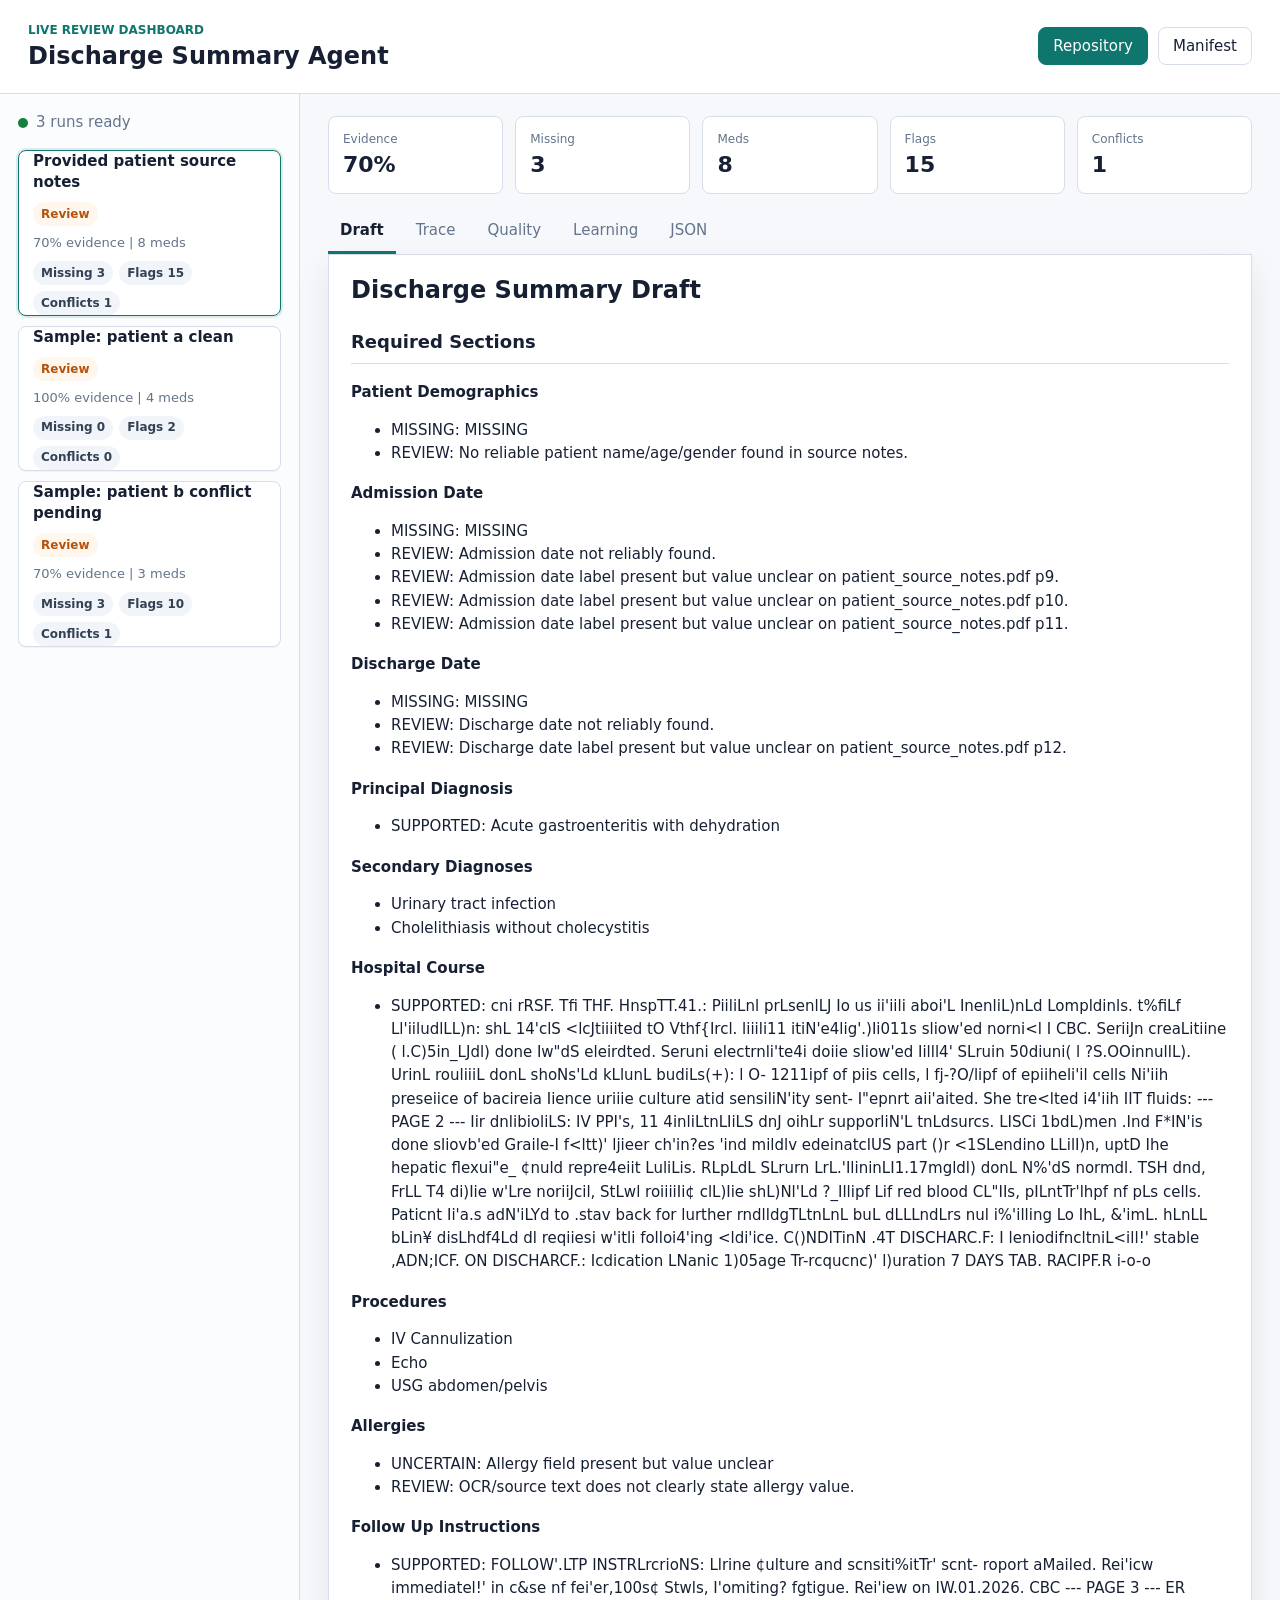
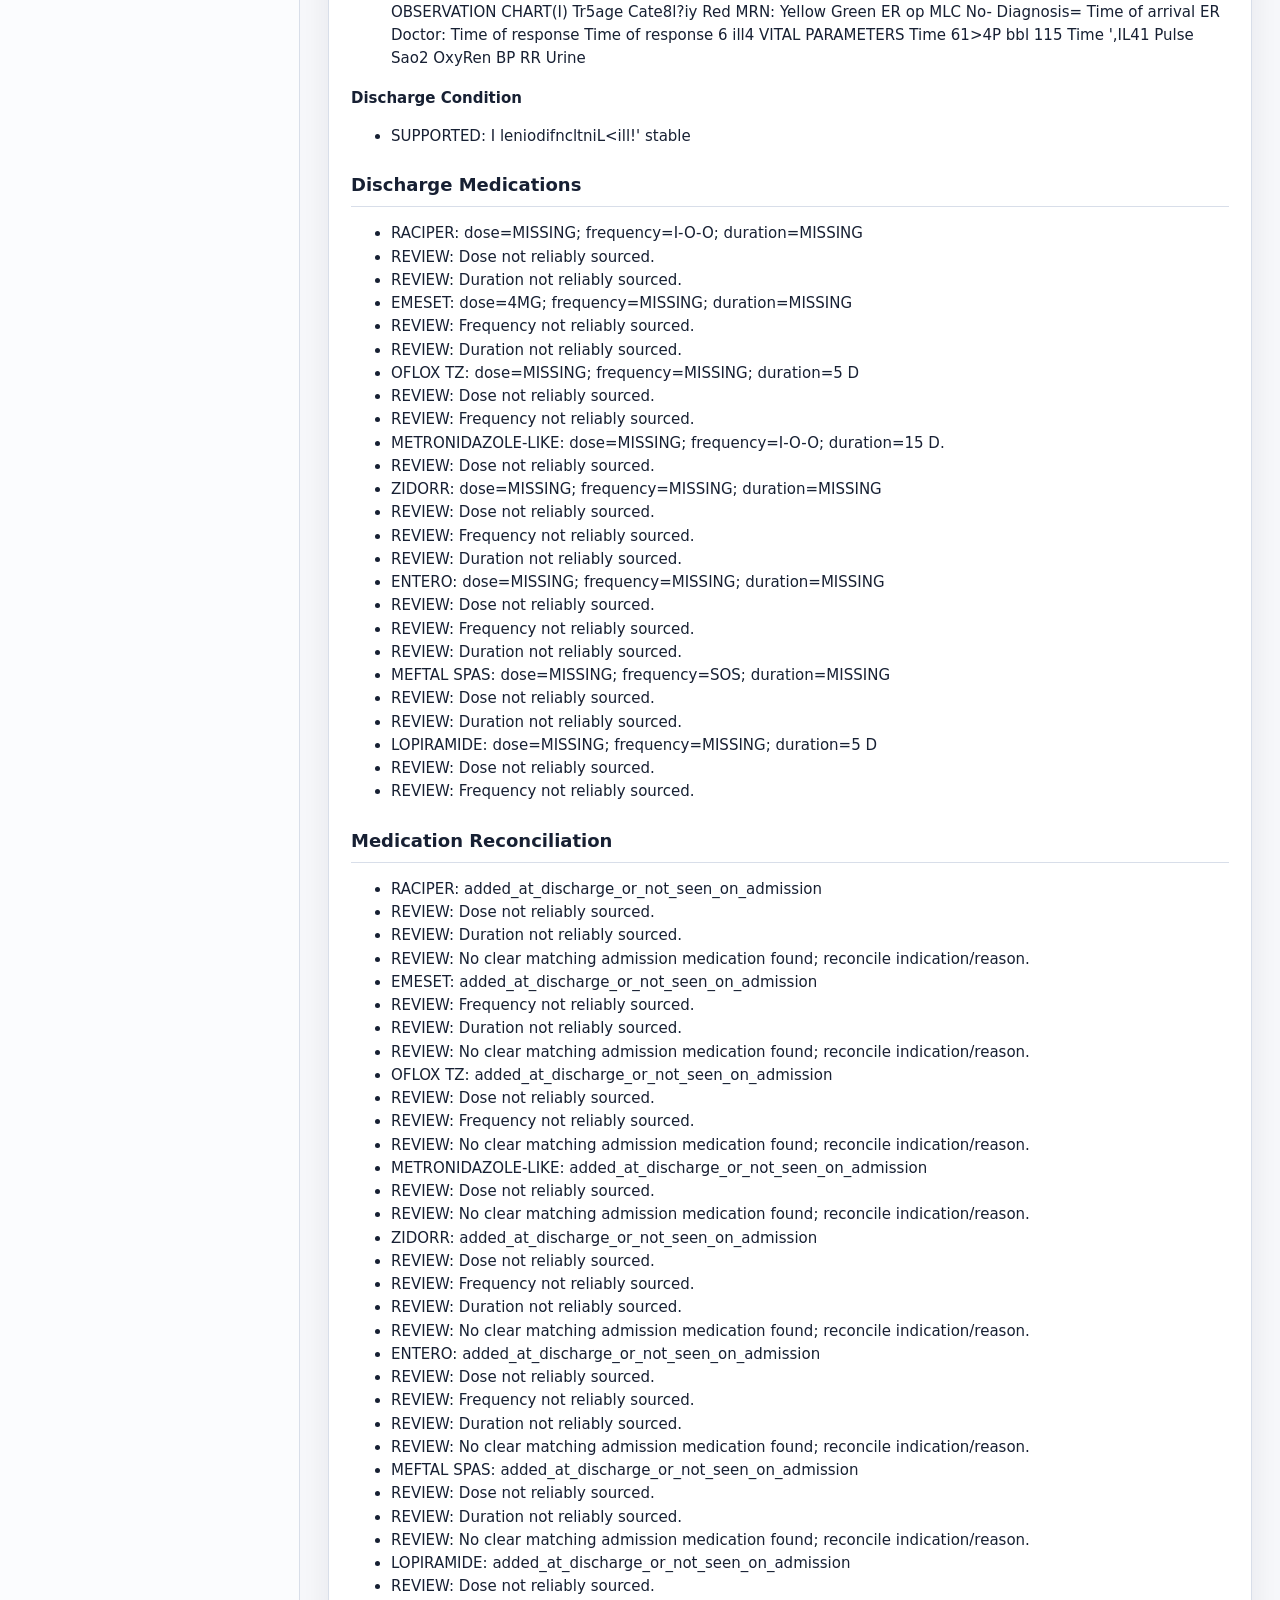
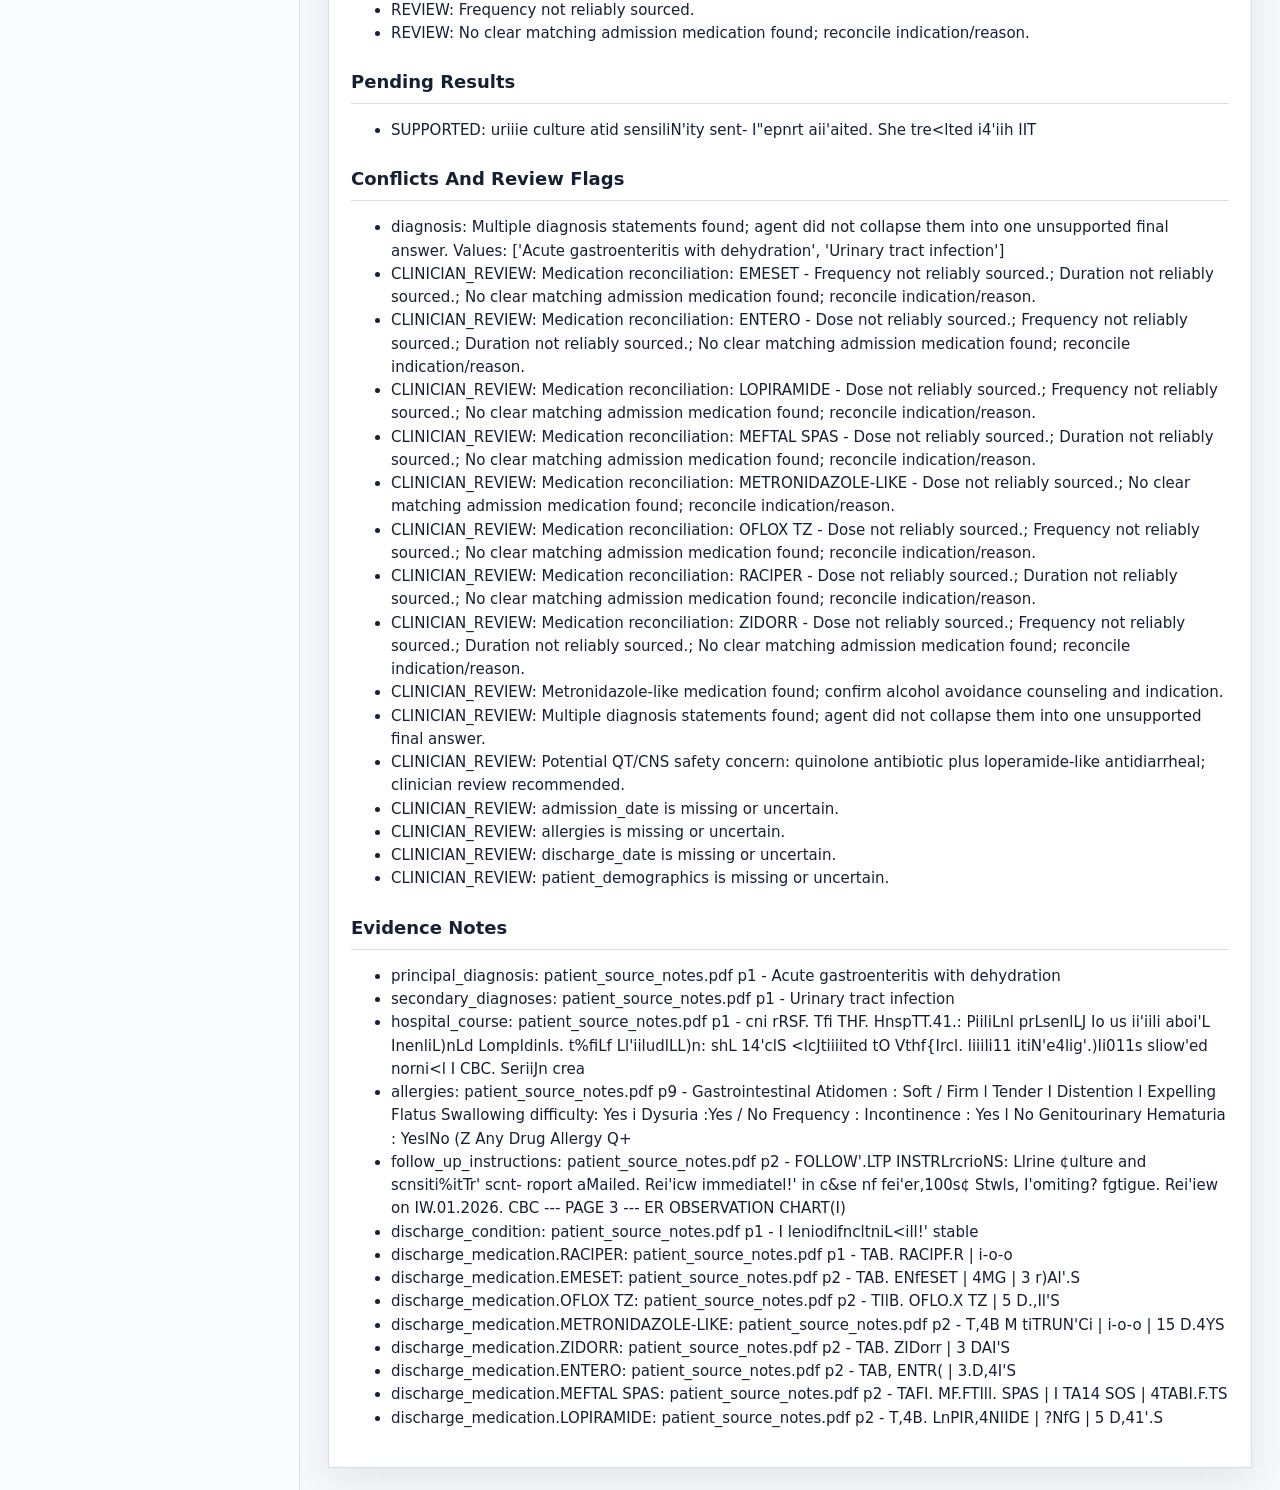
<file: index.html>
<!doctype html>
<html lang="en">
  <head>
    <meta charset="utf-8" />
    <meta name="viewport" content="width=device-width, initial-scale=1" />
    <title>Discharge Summary Agent Dashboard</title>
    <link rel="icon" href="./favicon.svg" type="image/svg+xml" />
    <link rel="stylesheet" href="./styles.css" />
  </head>
  <body>
    <div class="app-shell">
      <header class="topbar">
        <div>
          <p class="eyebrow">Live Review Dashboard</p>
          <h1>Discharge Summary Agent</h1>
        </div>
        <div class="toolbar" aria-label="Project links">
          <a class="button-link primary" href="https://github.com/yashdhanani/Discharge-Summary-Agent" target="_blank" rel="noreferrer">
            Repository
          </a>
          <a class="button-link" href="./data/manifest.json" target="_blank" rel="noreferrer">
            Manifest
          </a>
        </div>
      </header>

      <main class="workspace">
        <aside class="sidebar" aria-label="Runs">
          <div class="status-row">
            <span id="healthDot" class="dot"></span>
            <span id="healthText">Loading review data</span>
          </div>
          <div id="runList" class="run-list"></div>
        </aside>

        <section class="main-panel">
          <div class="summary-bar">
            <div>
              <span class="metric-label">Evidence</span>
              <strong id="metricEvidence">--</strong>
            </div>
            <div>
              <span class="metric-label">Missing</span>
              <strong id="metricMissing">--</strong>
            </div>
            <div>
              <span class="metric-label">Meds</span>
              <strong id="metricMeds">--</strong>
            </div>
            <div>
              <span class="metric-label">Flags</span>
              <strong id="metricFlags">--</strong>
            </div>
            <div>
              <span class="metric-label">Conflicts</span>
              <strong id="metricConflicts">--</strong>
            </div>
          </div>

          <nav class="tabs" aria-label="Artifacts" role="tablist">
            <button class="tab active" data-tab="draft" type="button" role="tab" aria-selected="true">Draft</button>
            <button class="tab" data-tab="trace" type="button" role="tab" aria-selected="false">Trace</button>
            <button class="tab" data-tab="quality" type="button" role="tab" aria-selected="false">Quality</button>
            <button class="tab" data-tab="learning" type="button" role="tab" aria-selected="false">Learning</button>
            <button class="tab" data-tab="structured" type="button" role="tab" aria-selected="false">JSON</button>
          </nav>

          <section id="content" class="content" aria-live="polite" role="tabpanel"></section>
        </section>
      </main>
    </div>

    <div id="toast" class="toast" role="status"></div>
    <script src="./app.js"></script>
  </body>
</html>
</file>
<file: styles.css>
:root {
  --bg: #f7f8fb;
  --panel: #ffffff;
  --panel-2: #f1f5f9;
  --text: #172033;
  --muted: #64748b;
  --line: #d8dee9;
  --accent: #0f766e;
  --accent-2: #1d4ed8;
  --danger: #b42318;
  --warn: #b45309;
  --ok: #15803d;
  --shadow: 0 12px 32px rgba(15, 23, 42, 0.08);
}

* {
  box-sizing: border-box;
}

body {
  margin: 0;
  min-height: 100vh;
  background: var(--bg);
  color: var(--text);
  font-family: Inter, ui-sans-serif, system-ui, -apple-system, BlinkMacSystemFont, "Segoe UI", sans-serif;
  font-size: 15px;
  line-height: 1.45;
}

button,
select,
.button-link {
  font: inherit;
}

.app-shell {
  min-height: 100vh;
  display: flex;
  flex-direction: column;
}

.topbar {
  display: flex;
  align-items: center;
  justify-content: space-between;
  gap: 20px;
  padding: 22px 28px;
  border-bottom: 1px solid var(--line);
  background: var(--panel);
}

.eyebrow {
  margin: 0 0 4px;
  color: var(--accent);
  font-size: 12px;
  font-weight: 700;
  text-transform: uppercase;
}

h1 {
  margin: 0;
  font-size: 24px;
  line-height: 1.15;
  letter-spacing: 0;
}

.toolbar {
  display: flex;
  align-items: center;
  gap: 10px;
  flex-wrap: wrap;
}

button,
.button-link {
  height: 38px;
  border: 1px solid var(--line);
  border-radius: 8px;
  padding: 0 14px;
  background: var(--panel);
  color: var(--text);
  cursor: pointer;
  display: inline-flex;
  align-items: center;
  gap: 8px;
  white-space: nowrap;
  transition: border-color 140ms ease, background 140ms ease, box-shadow 140ms ease, transform 140ms ease;
  text-decoration: none;
}

button:hover,
.button-link:hover {
  border-color: #94a3b8;
}

button:focus-visible,
.button-link:focus-visible {
  outline: 3px solid rgba(29, 78, 216, 0.24);
  outline-offset: 2px;
}

button:disabled {
  cursor: progress;
  opacity: 0.64;
}

button.primary,
.button-link.primary {
  background: var(--accent);
  border-color: var(--accent);
  color: #ffffff;
}

button.primary:hover,
.button-link.primary:hover {
  background: #0d645d;
}

.icon-button {
  width: 38px;
  padding: 0;
  justify-content: center;
}

.workspace {
  display: grid;
  grid-template-columns: 300px minmax(0, 1fr);
  gap: 0;
  flex: 1;
  min-height: 0;
}

.sidebar {
  border-right: 1px solid var(--line);
  background: #fbfcfe;
  padding: 18px;
  overflow: auto;
}

.status-row {
  display: flex;
  align-items: center;
  gap: 8px;
  color: var(--muted);
  margin-bottom: 16px;
}

.dot {
  width: 10px;
  height: 10px;
  border-radius: 50%;
  background: var(--warn);
}

.dot.ok {
  background: var(--ok);
}

.run-list {
  display: grid;
  gap: 10px;
}

.run-item {
  width: 100%;
  min-height: 112px;
  height: auto;
  display: grid;
  justify-items: start;
  align-content: center;
  gap: 8px;
  text-align: left;
  background: var(--panel);
  box-shadow: 0 1px 0 rgba(15, 23, 42, 0.04);
  white-space: normal;
}

.run-item.active {
  border-color: var(--accent);
  box-shadow: 0 0 0 2px rgba(15, 118, 110, 0.12);
}

.run-title {
  font-weight: 700;
  min-width: 0;
  overflow-wrap: anywhere;
}

.run-sub {
  color: var(--muted);
  font-size: 13px;
}

.run-row {
  display: flex;
  align-items: flex-start;
  justify-content: space-between;
  gap: 8px;
  width: 100%;
  min-width: 0;
  flex-wrap: wrap;
}

.run-chips,
.pill-list {
  display: flex;
  flex-wrap: wrap;
  gap: 6px;
}

.mini-chip,
.field-pill,
.status-pill {
  display: inline-flex;
  align-items: center;
  min-height: 24px;
  border-radius: 999px;
  padding: 3px 8px;
  font-size: 12px;
  font-weight: 700;
  line-height: 1.2;
  overflow-wrap: anywhere;
  white-space: normal;
}

.status-pill {
  flex: 0 0 auto;
}

.mini-chip,
.field-pill {
  background: var(--panel-2);
  color: #334155;
}

.status-pill.review {
  background: #fff7ed;
  color: var(--warn);
}

.status-pill.clean {
  background: #ecfdf3;
  color: var(--ok);
}

.main-panel {
  padding: 22px 28px;
  min-width: 0;
  overflow: auto;
}

.summary-bar {
  display: grid;
  grid-template-columns: repeat(5, minmax(120px, 1fr));
  gap: 12px;
  margin-bottom: 16px;
}

.summary-bar > div {
  background: var(--panel);
  border: 1px solid var(--line);
  border-radius: 8px;
  padding: 14px;
}

.metric-label {
  display: block;
  color: var(--muted);
  font-size: 12px;
  margin-bottom: 6px;
}

.summary-bar strong {
  font-size: 22px;
  line-height: 1;
}

.tabs {
  display: flex;
  gap: 8px;
  border-bottom: 1px solid var(--line);
  margin-bottom: 0;
  overflow-x: auto;
}

.tab {
  border: 0;
  border-radius: 0;
  background: transparent;
  color: var(--muted);
  padding: 0 12px;
  height: 44px;
  border-bottom: 3px solid transparent;
}

.tab.active {
  color: var(--text);
  border-bottom-color: var(--accent);
  font-weight: 700;
}

.tab:focus-visible {
  outline-offset: -3px;
}

.content {
  background: var(--panel);
  border: 1px solid var(--line);
  border-top: 0;
  min-height: 560px;
  min-width: 0;
  padding: 22px;
  box-shadow: var(--shadow);
  overflow: auto;
}

.empty-state {
  display: grid;
  place-items: center;
  min-height: 360px;
  color: var(--muted);
  text-align: center;
  padding: 24px;
}

.empty-state.compact {
  min-height: 112px;
  border: 1px dashed var(--line);
  border-radius: 8px;
  background: var(--panel);
}

.empty-state.error {
  color: var(--danger);
  background: #fff7f5;
}

.markdown {
  max-width: 1120px;
  min-width: 0;
}

.markdown h1,
.markdown h2,
.markdown h3 {
  letter-spacing: 0;
}

.markdown h1 {
  font-size: 24px;
  margin: 0 0 16px;
}

.markdown h2 {
  font-size: 18px;
  margin: 24px 0 10px;
  border-bottom: 1px solid var(--line);
  padding-bottom: 8px;
}

.markdown h3 {
  font-size: 15px;
  margin: 18px 0 8px;
}

.markdown p,
.markdown li {
  line-height: 1.55;
}

.markdown code,
pre {
  font-family: ui-monospace, SFMono-Regular, Menlo, Monaco, Consolas, "Liberation Mono", monospace;
}

pre {
  max-width: 100%;
  min-width: 0;
  white-space: pre-wrap;
  overflow-wrap: anywhere;
  background: #101828;
  color: #f8fafc;
  padding: 16px;
  border-radius: 8px;
  overflow: auto;
}

.trace-list {
  display: grid;
  gap: 14px;
  min-width: 0;
}

.trace-step {
  border: 1px solid var(--line);
  border-radius: 8px;
  padding: 0;
  background: #fbfcfe;
  min-width: 0;
  overflow-wrap: anywhere;
  display: grid;
  grid-template-columns: 54px minmax(0, 1fr);
  overflow: hidden;
}

.trace-index {
  display: grid;
  place-items: start center;
  padding-top: 16px;
  background: #eef6f5;
  color: var(--accent);
  font-weight: 800;
}

.trace-body {
  padding: 14px;
  min-width: 0;
}

.trace-head {
  display: flex;
  align-items: flex-start;
  flex-wrap: wrap;
  justify-content: space-between;
  gap: 12px;
  margin-bottom: 8px;
  min-width: 0;
}

.trace-label {
  display: block;
  color: var(--muted);
  font-size: 12px;
  font-weight: 700;
  margin-bottom: 2px;
  text-transform: uppercase;
}

.badge {
  display: inline-flex;
  align-items: center;
  border-radius: 999px;
  background: var(--panel-2);
  color: var(--text);
  padding: 4px 8px;
  font-size: 12px;
  font-weight: 700;
  max-width: 100%;
  white-space: normal;
  overflow-wrap: anywhere;
}

.badge.warn {
  background: #fff7ed;
  color: var(--warn);
}

.badge.ok {
  background: #ecfdf3;
  color: var(--ok);
}

.quality-grid {
  display: grid;
  grid-template-columns: repeat(2, minmax(0, 1fr));
  gap: 14px;
}

.quality-block {
  border: 1px solid var(--line);
  border-radius: 8px;
  padding: 16px;
  background: #fbfcfe;
  min-width: 0;
}

.quality-block h3 {
  margin: 0 0 10px;
  font-size: 15px;
}

.quality-block p {
  display: flex;
  justify-content: space-between;
  gap: 12px;
  margin: 8px 0;
  color: var(--muted);
}

.quality-block p strong {
  color: var(--text);
  text-align: right;
  overflow-wrap: anywhere;
}

.review-grid {
  display: grid;
  grid-template-columns: minmax(260px, 0.85fr) minmax(0, 1.15fr);
  gap: 20px;
  margin-top: 22px;
  min-width: 0;
}

.review-grid h2 {
  margin: 0 0 12px;
  font-size: 18px;
}

.field-group {
  margin-bottom: 18px;
}

.field-group h3 {
  margin: 0 0 8px;
  color: var(--muted);
  font-size: 13px;
  text-transform: uppercase;
}

.flag-list {
  margin: 0;
  padding: 0;
  display: grid;
  gap: 8px;
  list-style: none;
}

.flag-list li {
  display: grid;
  grid-template-columns: 78px minmax(0, 1fr);
  gap: 10px;
  border: 1px solid var(--line);
  border-radius: 8px;
  padding: 10px;
  background: #fbfcfe;
  overflow-wrap: anywhere;
}

.flag-list li.quiet {
  display: block;
  color: var(--muted);
}

.flag-type {
  align-self: start;
  justify-self: start;
  border-radius: 999px;
  background: #fff7ed;
  color: var(--warn);
  padding: 3px 8px;
  font-size: 12px;
  font-weight: 800;
}

.quiet,
.learning-note {
  color: var(--muted);
}

.chart-wrap {
  display: grid;
  gap: 16px;
  min-width: 0;
}

canvas {
  width: 100%;
  height: 280px;
  border: 1px solid var(--line);
  border-radius: 8px;
  background: #ffffff;
}

.is-loading .content {
  opacity: 0.82;
}

.toast {
  position: fixed;
  right: 20px;
  bottom: 20px;
  max-width: 360px;
  background: #172033;
  color: #ffffff;
  padding: 12px 14px;
  border-radius: 8px;
  box-shadow: var(--shadow);
  opacity: 0;
  transform: translateY(8px);
  transition: opacity 160ms ease, transform 160ms ease;
  pointer-events: none;
}

.toast.show {
  opacity: 1;
  transform: translateY(0);
}

@media (max-width: 920px) {
  .topbar {
    align-items: flex-start;
    flex-direction: column;
  }

  .workspace {
    grid-template-columns: 1fr;
  }

  .sidebar {
    border-right: 0;
    border-bottom: 1px solid var(--line);
  }

  .run-list {
    grid-template-columns: repeat(auto-fit, minmax(220px, 1fr));
  }

  .summary-bar,
  .quality-grid,
  .review-grid {
    grid-template-columns: repeat(2, minmax(0, 1fr));
  }
}

@media (max-width: 560px) {
  .topbar,
  .main-panel,
  .sidebar {
    padding: 16px;
  }

  .summary-bar,
  .quality-grid,
  .review-grid {
    grid-template-columns: 1fr;
  }

  .toolbar {
    width: 100%;
  }

  .toolbar button:not(.icon-button) {
    flex: 1 1 180px;
    justify-content: center;
  }

  .tabs {
    gap: 4px;
  }

  .tab {
    padding: 0 8px;
  }

  .content {
    padding: 16px;
    min-height: 480px;
  }

  .trace-step {
    grid-template-columns: 42px minmax(0, 1fr);
  }

  .flag-list li {
    grid-template-columns: 1fr;
  }

  .quality-block p {
    display: grid;
  }
}
</file>
